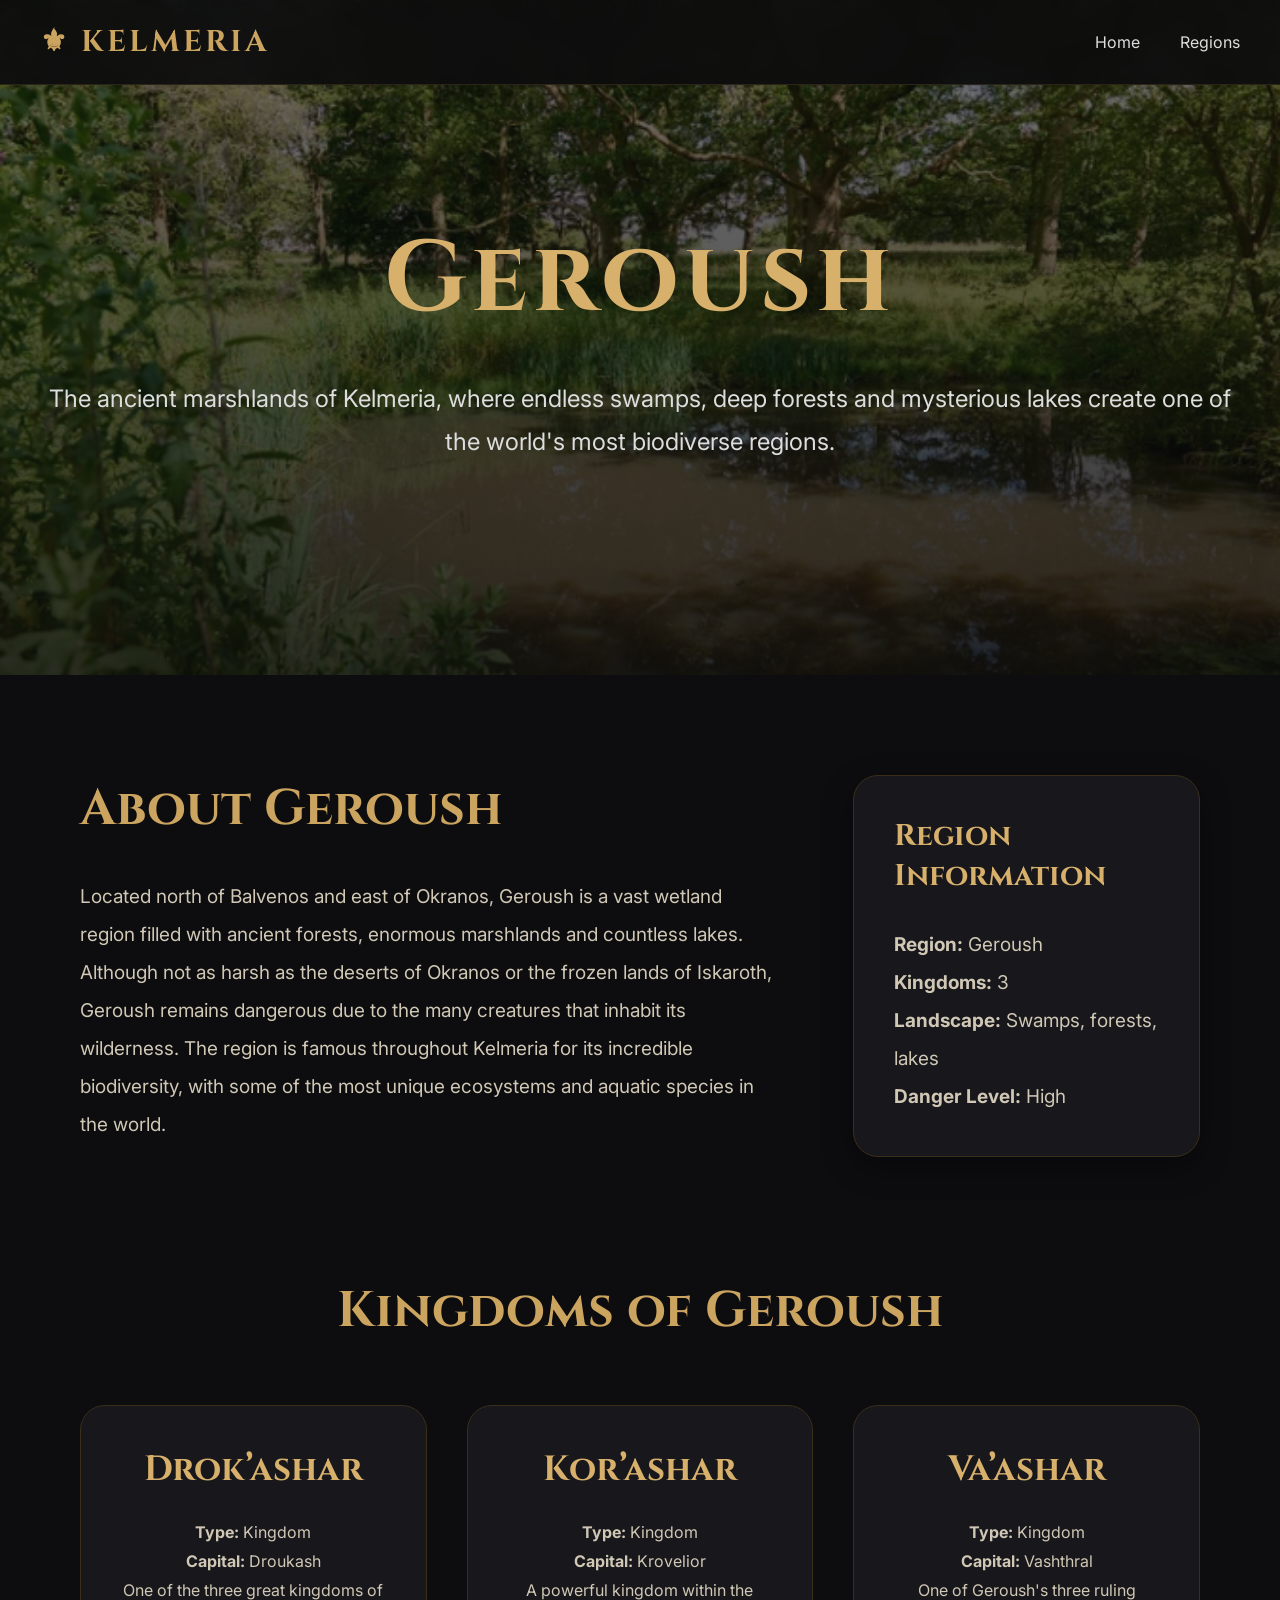
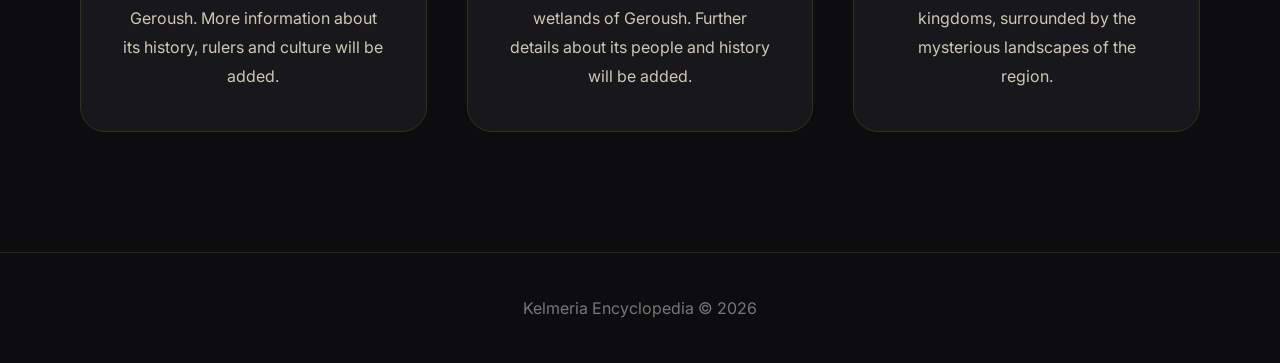
<file: regions/geroush.html>
<!DOCTYPE html>
<html lang="en">

<head>

<meta charset="UTF-8">
<meta name="viewport" content="width=device-width, initial-scale=1.0">

<title>Geroush | Kelmeria Encyclopedia</title>

<link rel="stylesheet" href="../style.css">


<link rel="preconnect" href="https://fonts.googleapis.com">
<link rel="preconnect" href="https://fonts.gstatic.com" crossorigin>

<link href="https://fonts.googleapis.com/css2?family=Cinzel:wght@400;600;700&family=Inter:wght@300;400;500;600&display=swap" rel="stylesheet">


</head>


<body>


<header>

<nav>

<div class="logo">
⚜ KELMERIA
</div>


<div class="nav-links">

<a href="../index.html">
Home
</a>

<a href="../index.html#regions">
Regions
</a>

</div>

</nav>

</header>




<!-- REGION HEADER -->


<section class="region-banner">


<div>

<h1>
Geroush
</h1>


<p>
The ancient marshlands of Kelmeria, where endless swamps, deep forests and mysterious lakes create one of the world's most biodiverse regions.
</p>


</div>


</section>





<!-- OVERVIEW -->


<section class="region-overview">


<div class="overview-text">


<h2>
About Geroush
</h2>


<p>
Located north of Balvenos and east of Okranos, Geroush is a vast wetland region filled with ancient forests, enormous marshlands and countless lakes.

Although not as harsh as the deserts of Okranos or the frozen lands of Iskaroth, Geroush remains dangerous due to the many creatures that inhabit its wilderness.

The region is famous throughout Kelmeria for its incredible biodiversity, with some of the most unique ecosystems and aquatic species in the world.
</p>


</div>



<div class="region-stats">


<h3>
Region Information
</h3>


<p>
<b>Region:</b> Geroush
</p>

<p>
<b>Kingdoms:</b> 3
</p>

<p>
<b>Landscape:</b> Swamps, forests, lakes
</p>

<p>
<b>Danger Level:</b> High
</p>


</div>


</section>





<!-- KINGDOMS -->


<section class="kingdom-section">


<h2>
Kingdoms of Geroush
</h2>



<div class="kingdom-grid">



<div class="kingdom-card">

<h3>
Drok’ashar
</h3>


<p>
<b>Type:</b> Kingdom
</p>


<p>
<b>Capital:</b> Droukash
</p>


<p>
One of the three great kingdoms of Geroush. More information about its history, rulers and culture will be added.
</p>


</div>





<div class="kingdom-card">

<h3>
Kor’ashar
</h3>


<p>
<b>Type:</b> Kingdom
</p>


<p>
<b>Capital:</b> Krovelior
</p>


<p>
A powerful kingdom within the wetlands of Geroush. Further details about its people and history will be added.
</p>


</div>





<div class="kingdom-card">

<h3>
Va’ashar
</h3>


<p>
<b>Type:</b> Kingdom
</p>


<p>
<b>Capital:</b> Vashthral
</p>


<p>
One of Geroush's three ruling kingdoms, surrounded by the mysterious landscapes of the region.
</p>


</div>



</div>


</section>






<footer>

<p>
Kelmeria Encyclopedia © 2026
</p>

</footer>


</body>

</html>
</file>
<file: style.css>
*{

    margin:0;
    padding:0;
    box-sizing:border-box;

}


html{

    scroll-behavior:smooth;

}


body{

    background:#0d0d10;

    color:#f4ecd8;

    font-family:Inter,sans-serif;

}



/* ---------- HEADER ---------- */


header{

    position:fixed;

    width:100%;

    top:0;

    z-index:999;

    background:rgba(12,12,14,.92);

    backdrop-filter:blur(10px);

    border-bottom:1px solid #2c2418;

}



nav{

    max-width:1400px;

    margin:auto;

    display:flex;

    justify-content:space-between;

    align-items:center;

    padding:22px 40px;

}



.logo{

    font-family:Cinzel,serif;

    font-size:30px;

    color:#cba45f;

    font-weight:700;

    letter-spacing:3px;

}



.nav-links{

    display:flex;

    gap:40px;

}



.nav-links a{

    color:#ddd;

    text-decoration:none;

    transition:.3s;

}



.nav-links a:hover{

    color:#cba45f;

}



/* ---------- HERO ---------- */


.hero{

    height:100vh;

    display:flex;

    justify-content:center;

    align-items:center;

    text-align:center;

    padding:40px;


    background:

    linear-gradient(
    rgba(10,10,10,.65),
    rgba(10,10,10,.9)
    ),

    url("https://images.unsplash.com/photo-1511497584788-876760111969?q=80&w=1800&auto=format&fit=crop");


    background-size:cover;

    background-position:center;

}



.hero-content{

    max-width:900px;

}



.hero h1{

    font-family:Cinzel,serif;

    font-size:100px;

    color:#d7b06c;

    letter-spacing:5px;

    margin-bottom:25px;

}



.hero p{

    font-size:23px;

    color:#ddd;

    line-height:1.8;

    margin-bottom:45px;

}



.button{

    display:inline-block;

    padding:18px 45px;

    border:2px solid #cba45f;

    color:#f7f2e8;

    text-decoration:none;

    transition:.3s;

}



.button:hover{

    background:#cba45f;

    color:#111;

}





/* ---------- WORLD INFO ---------- */


.world-info{

    max-width:1300px;

    margin:auto;

    padding:100px 40px;

    display:grid;

    grid-template-columns:repeat(auto-fit,minmax(230px,1fr));

    gap:30px;

}



.info-card{

    background:#17171c;

    border:1px solid #3b2e19;

    border-radius:18px;

    padding:35px;

    text-align:center;

}



.info-card h3{

    font-family:Cinzel,serif;

    color:#cba45f;

    margin-bottom:15px;

    font-size:22px;

}



.info-card p{

    font-size:28px;

    color:#f4ecd8;

}



/* ---------- MAP ---------- */


.map-section{

    max-width:1300px;

    margin:auto;

    padding:80px 40px;

}



.map-section h2,

.regions h2{

    font-family:Cinzel,serif;

    font-size:50px;

    color:#cba45f;

    margin-bottom:45px;

}



.world-map{

    max-width:600px;

    margin:auto;

    border:2px solid #3b2e19;

    border-radius:20px;

    overflow:hidden;

    background:#151519;

}



.world-map img{

    width:100%;

    height:350px;

    object-fit:cover;

    display:block;

    cursor:pointer;

    transition:.3s;

}



.world-map img:hover{

    transform:scale(1.03);

}

/* ---------- REGIONS ---------- */


.regions{

    max-width:1400px;

    margin:auto;

    padding:80px 40px 120px;

}



.region-grid{

    display:grid;

    grid-template-columns:repeat(auto-fit,minmax(330px,1fr));

    gap:35px;

}



.region-card{

    background:#17171c;

    border:1px solid #3b2e19;

    border-radius:20px;

    padding:35px;

    min-height:300px;

    display:flex;

    flex-direction:column;

    justify-content:space-between;

    transition:.35s;

}



.region-card:hover{

    transform:translateY(-10px);

    border-color:#cba45f;

    box-shadow:0 0 35px rgba(203,164,95,.25);

}



.region-card h3{

    font-family:Cinzel,serif;

    color:#d7b06c;

    font-size:36px;

    margin-bottom:20px;

}



.region-card p{

    color:#cfc7b5;

    font-size:17px;

    line-height:1.8;

    margin-bottom:30px;

}



.region-card a{

    color:#cba45f;

    text-decoration:none;

    font-weight:600;

}



.region-card a:hover{

    color:#fff;

}



/* ---------- FOOTER ---------- */


footer{

    border-top:1px solid #2c2418;

    text-align:center;

    padding:45px;

    color:#777;

}





/* ---------- MOBILE ---------- */


@media(max-width:800px){


    .nav-links{

        display:none;

    }


    .hero h1{

        font-size:60px;

    }


    .hero p{

        font-size:18px;

    }


    .map-placeholder{

        height:350px;

    }


}

/* ---------- REGION PAGES ---------- */


.region-hero{

    height:70vh;

    display:flex;

    justify-content:center;

    align-items:center;

    text-align:center;

    padding:40px;

    background:

    linear-gradient(
    rgba(10,10,10,.65),
    rgba(10,10,10,.9)
    );

}



.region-hero h1{

    font-family:Cinzel,serif;

    font-size:80px;

    color:#cba45f;

}



.region-hero p{

    font-size:22px;

    max-width:800px;

    margin:auto;

    line-height:1.8;

}



.kingdoms{

    max-width:1300px;

    margin:auto;

    padding:100px 40px;

}



.kingdoms h2{

    font-family:Cinzel,serif;

    color:#cba45f;

    font-size:45px;

    margin-bottom:40px;

}



.kingdom-grid{

    display:grid;

    grid-template-columns:repeat(auto-fit,minmax(300px,1fr));

    gap:30px;

}



.kingdom-card{

    background:#17171c;

    border:1px solid #3b2e19;

    border-radius:20px;

    padding:35px;

}



.kingdom-card h3{

    font-family:Cinzel,serif;

    color:#d7b06c;

    font-size:32px;

    margin-bottom:20px;

}

/* ---------- REGION ENCYCLOPEDIA ---------- */


.region-banner{

    min-height:75vh;

    display:flex;

    justify-content:center;

    align-items:center;

    text-align:center;

    padding:80px 40px;

    background:

    linear-gradient(
    rgba(10,10,10,.55),
    rgba(10,10,10,.85)
    ),

    url("../images/regions/geroush-banner.jpg.webp");

    background-size:cover;

    background-position:center;

}

}


.region-banner div{

    max-width:900px;

}


.region-banner h1{

    font-family:Cinzel,serif;

    font-size:100px;

    color:#d7b06c;

    margin-bottom:30px;

    letter-spacing:5px;

}


.region-banner p{

    font-size:24px;

    line-height:1.8;

    color:#ddd;

}




/* ---------- REGION OVERVIEW ---------- */


.region-overview{

    max-width:1200px;

    margin:100px auto;

    padding:0 40px;

    display:grid;

    grid-template-columns:2fr 1fr;

    gap:80px;

    align-items:start;

}


.region-overview h2{

    font-family:Cinzel,serif;

    font-size:50px;

    color:#cba45f;

    margin-bottom:35px;

}


.region-overview p{

    font-size:19px;

    line-height:2;

    color:#d0c8b5;

}



.region-stats{

    background:#17171c;

    border:1px solid #3b2e19;

    border-radius:25px;

    padding:40px;

    box-shadow:0 10px 30px rgba(0,0,0,.4);

}


.region-stats h3{

    font-family:Cinzel,serif;

    color:#d7b06c;

    font-size:30px;

    margin-bottom:30px;

}




/* ---------- KINGDOMS ---------- */


.kingdom-section{

    max-width:1200px;

    margin:120px auto;

    padding:0 40px;

}


.kingdom-section h2{

    text-align:center;

    font-family:Cinzel,serif;

    color:#cba45f;

    font-size:50px;

    margin-bottom:60px;

}



.kingdom-grid{

    display:grid;

    grid-template-columns:repeat(3,1fr);

    gap:40px;

}



.kingdom-card{

    background:#17171c;

    border:1px solid #3b2e19;

    border-radius:25px;

    padding:40px;

    text-align:center;

    transition:.3s;

}



.kingdom-card:hover{

    transform:translateY(-10px);

    border-color:#cba45f;

}



.kingdom-card h3{

    font-family:Cinzel,serif;

    color:#d7b06c;

    font-size:35px;

    margin-bottom:25px;

}



.kingdom-card p{

    color:#d0c8b5;

    line-height:1.8;

}




@media(max-width:900px){


.region-overview{

    grid-template-columns:1fr;

}


.kingdom-grid{

    grid-template-columns:1fr;

}


}
</file>
